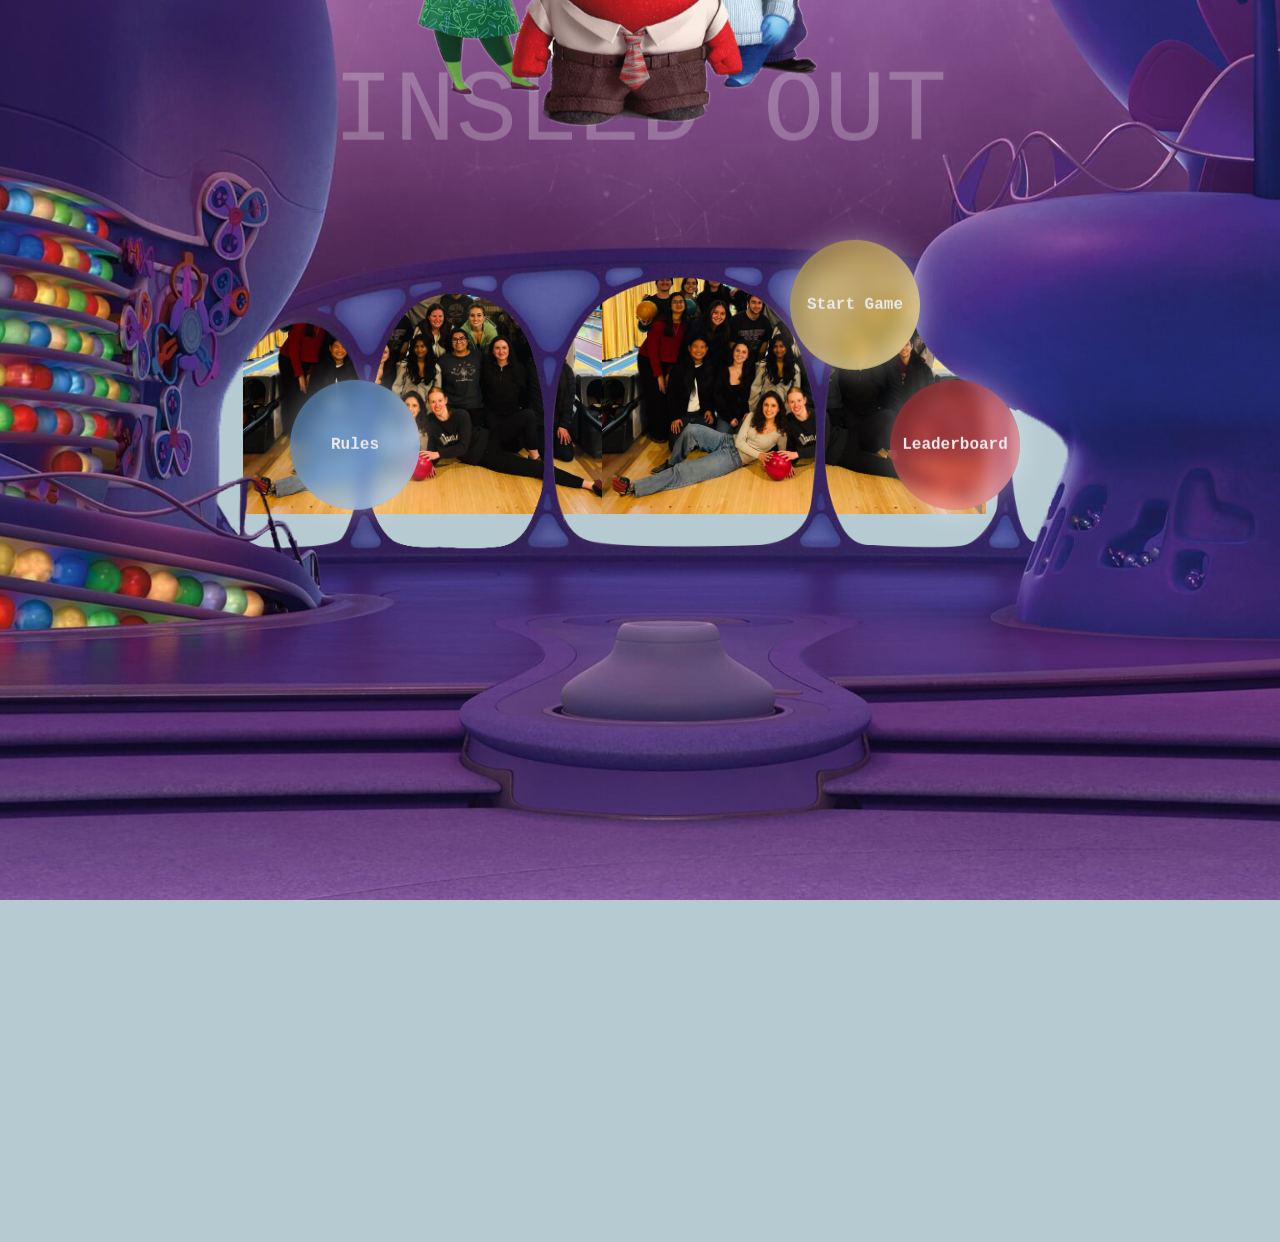
<file: index.html>
<!doctype html>
<html lang="en">
  <head>
    <meta charset="utf-8">
    <meta name="viewport" content="width=device-width, initial-scale=1">
    <meta http-equiv="refresh" content="0; url=./whack-a-emotion-website/homepage.html">
    <title>Whack-A-Mole: Inside Out Edition</title>
  </head>
  <body>
    <p><a href="./whack-a-emotion-website/homepage.html">Open Whack-A-Mole: Inside Out Edition</a></p>
  </body>
</html>
</file>
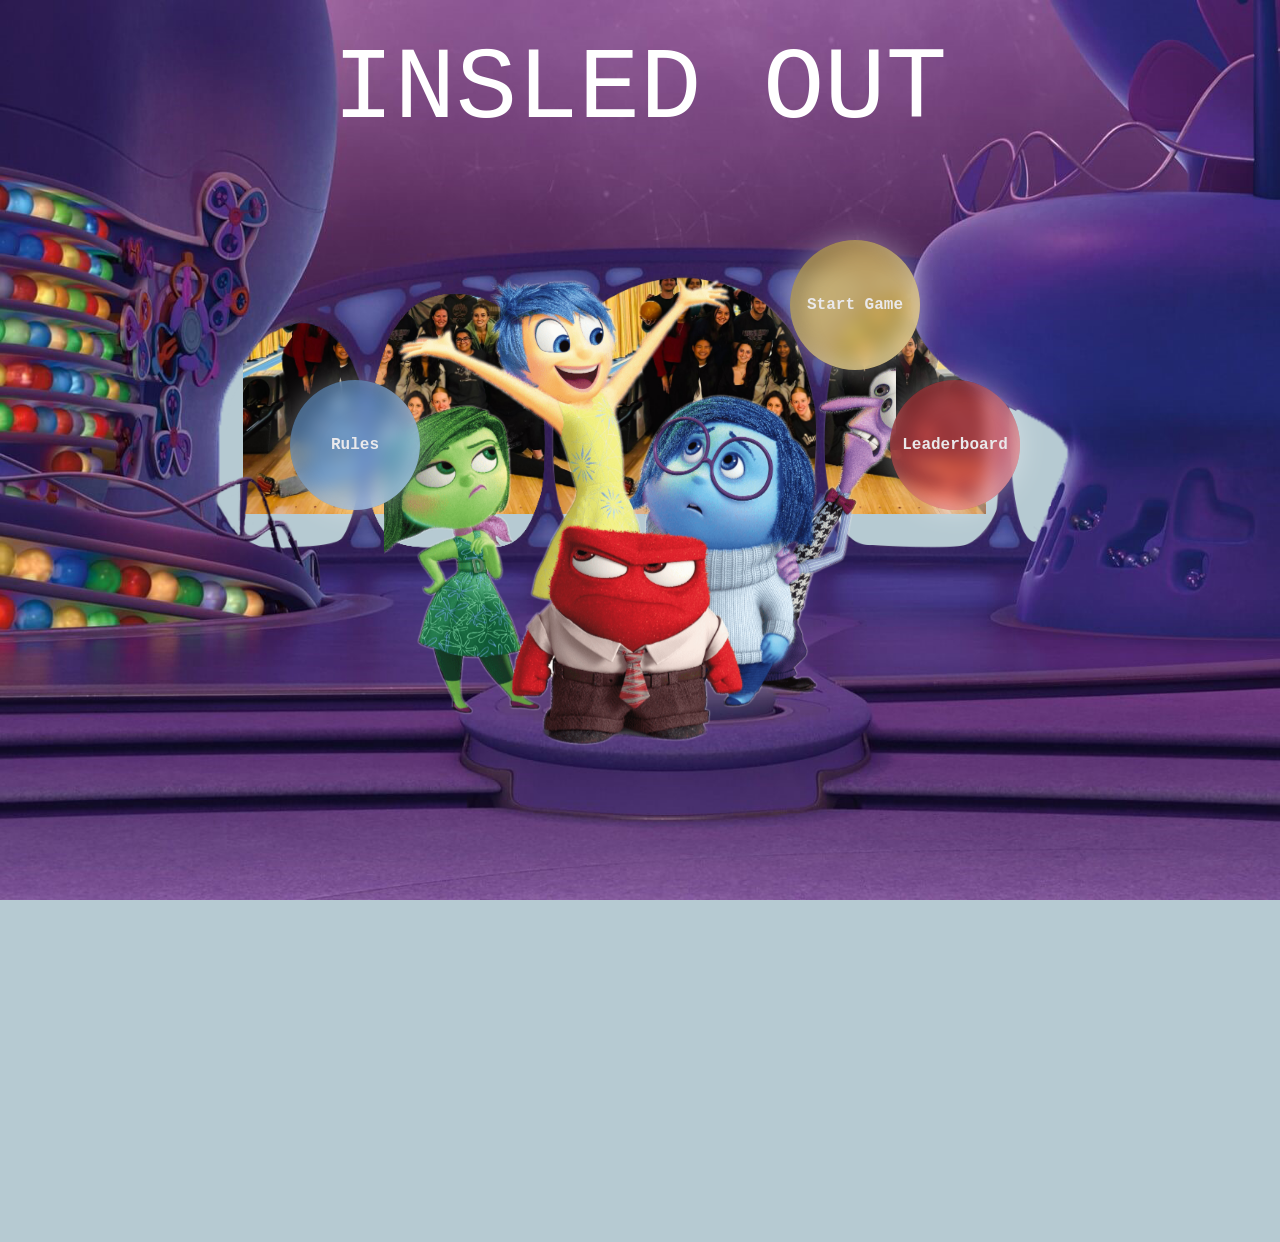
<file: whack-a-emotion-website/homepage.html>
<!DOCTYPE html> <!--tell browser it is html file-->
<html lang = "en"> <!--tell browser languahe used is english-->

    <head> <!--info abt the page-->
        <meta charset = "UTF-8"> <!--for correct display of all characters-->
        <meta name = "viewport" content = "width=device-width, initial-scale=1.0"> <!--to scale for mobile phones-->
        <link href="https://fonts.googleapis.com/css2?family=Bree+Serif&display=swap" rel="stylesheet"> <!--GOOGLE FONT FOR INSIDE OUT LOOK-->
        <link rel = "stylesheet" href = "homepage.css"> <!--connect css to html-->
        <title>InSLED Out: Whack a Emotion - Home</title>
    </head>

    <body> <!--everything user sees-->

        <div class="real_background left"></div>
        <div class="real_background right"></div>

        <!-- Home Page -->
        <section class = "home_page"> <!-- section: meaningful box which has a mojor role like the title-->

            <!-- Title section -->
            <section class = "letter_sec">
                <div>INSLED OUT</div>
            </section>

            <section class="character_out">
                <div class="five_character"></div> <!-- Image of all 5 emotions -->

                <!-- memory ball buttons-->
                 <div class="memory_buttons"> <!--div: is a box, id="": unique name for this box, class="": for styling and js logic-->

                    <!-- MEMORY BALL 1 -->
                    <div class="memory joy" onclick="startGame()"> Start Game </div> <!--onclick: run a js function when clicked, class: styling-->

                    <!-- MEMORY BALL 2 -->
                    <div class="memory sad" onclick="showRules()">Rules</div>

                    <!-- MEMORY BALL 3 -->
                    <div class="memory anger" onclick="showLeaderboard()">Leaderboard</div>
                 </div>
            </section>
        </section>
        <script src = "states.js"></script>
        <script src = "homepage.js"></script> <!--loads javascript after the page is loaded-->
    </body>
</html>
</file>
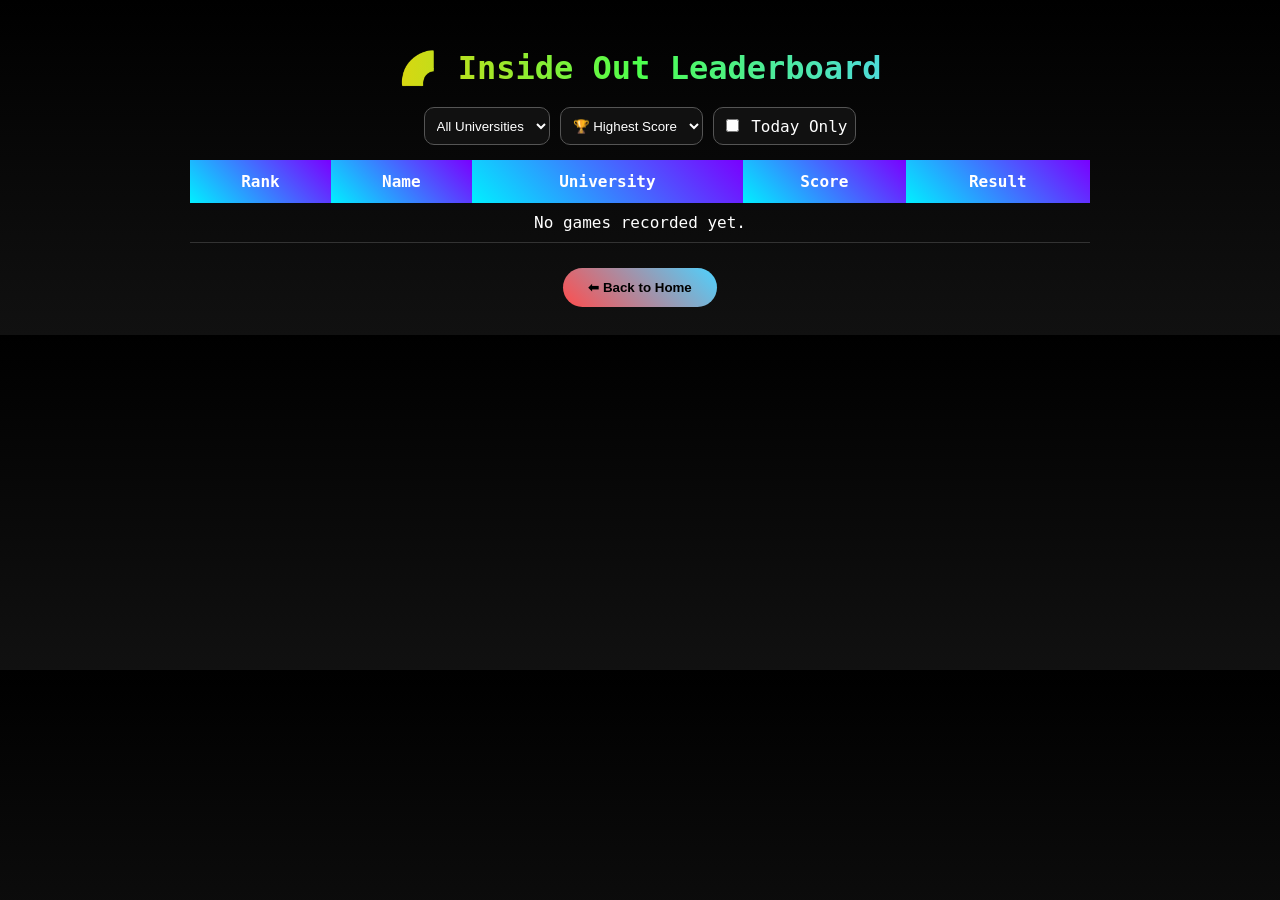
<file: whack-a-emotion-website/leaderboard.html>
<!DOCTYPE html>
<html lang="en">
<head>
  <meta charset="UTF-8">
  <meta name="viewport" content="width=device-width, initial-scale=1.0">
  <title>Leaderboard</title>

  <!-- Firebase scripts retained for backend restoration; standalone mode uses localStorage.
  <script src="https://www.gstatic.com/firebasejs/8.10.0/firebase-app.js"></script>
  <script src="https://www.gstatic.com/firebasejs/8.10.0/firebase-database.js"></script>
  -->

  <link rel="stylesheet" href="leaderboard.css">
</head>

<body>

  <h1>🌈 Inside Out Leaderboard</h1>

  <div class="filters">
    <select id="filter-uni"></select>

    <select id="filter-sort">
      <option value="score">🏆 Highest Score</option>
      <option value="time">🕒 Newest</option>
    </select>

    <label>
      <input type="checkbox" id="filter-today"> Today Only
    </label>
  </div>

  <table>
    <thead>
      <tr>
        <th>Rank</th>
        <th>Name</th>
        <th>University</th>
        <th>Score</th>
        <th>Result</th>
      </tr>
    </thead>

    <tbody id="table-body"></tbody>
  </table>

  <button onclick="goHome()">⬅ Back to Home</button>
  <script src = "states.js"></script>
  <!-- Previous cached script URL retained for reference: <script src="leaderboard.js"></script> -->
  <script src="leaderboard.js?mode=standalone"></script>
</body>
</html>
</file>
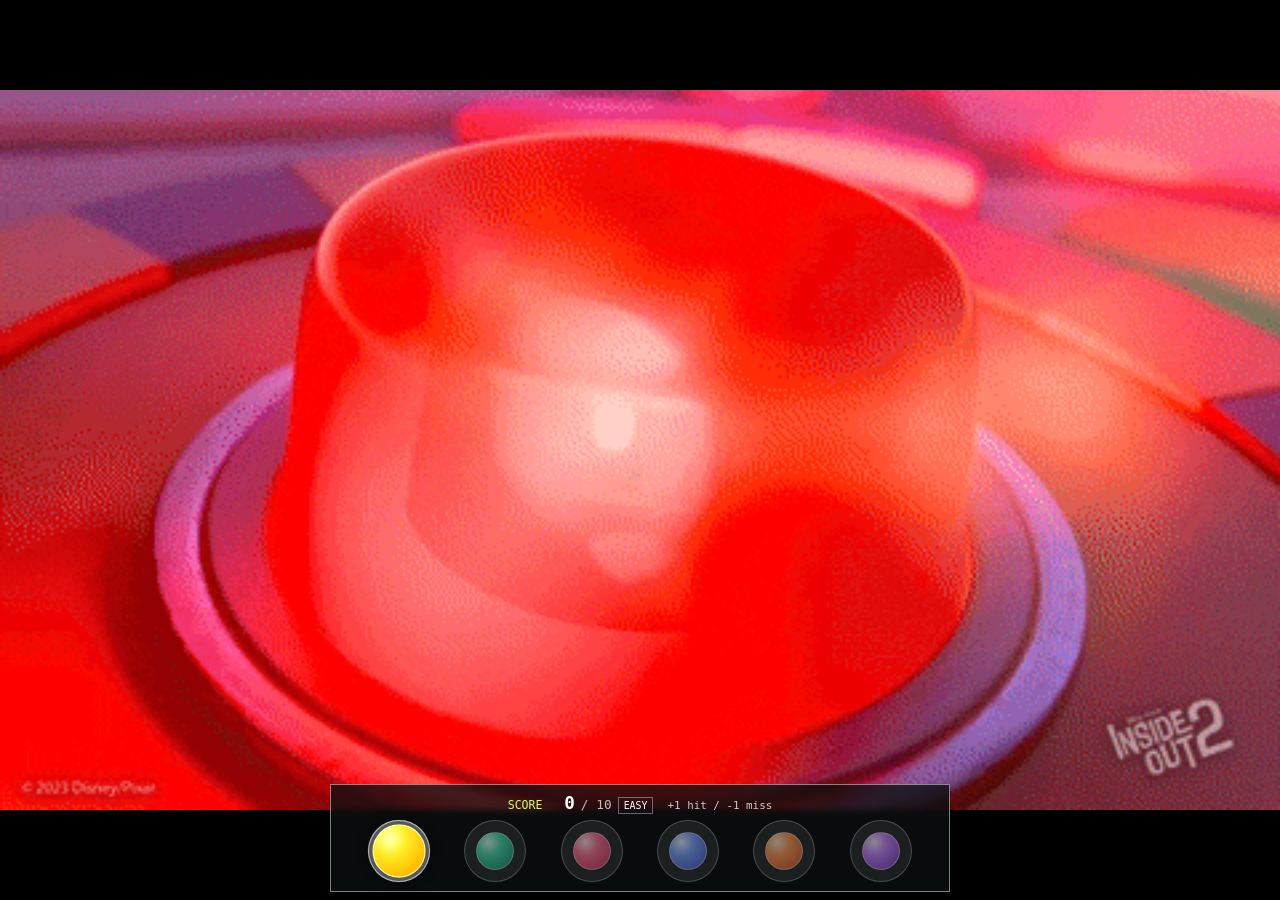
<file: whack-a-emotion-website/play.html>
<!DOCTYPE html>
<html lang="en">
<head>
  <meta charset="UTF-8">
  <meta name="viewport" content="width=device-width, initial-scale=1.0">
  <title>Inside Your Mind</title>
  <!-- Previous stylesheet URL retained for reference: <link rel="stylesheet" href="play.css?layout=color-balls-v1"> -->
  <link rel="stylesheet" href="play.css?layout=color-balls-v2">
</head>

<body>
  <div id="movie">

    <img data-src="play-once/1. alarm.gif" class="scene">
    <img data-src="play-once/2. together_alarm.gif" class="scene">
    <img data-src="play-once/3. anger get ready.gif" class="scene">
    <img data-src="play-once/4. anger prep.gif" class="scene">
    <img data-src="play-once/5. anger start.gif" class="scene">
    <img data-src="play-once/6. anger fire.gif" class="scene">
    <img data-src="play-once/7. disgust enter.gif" class="scene">
    <img data-src="play-once/8. disgust start.gif" class="scene">
    <img data-src="play-once/9. disgust panel.gif" class="scene">
    <img data-src="play-once/10. sadness coming in.gif" class="scene">
    <img data-src="play-once/11. fear trying out.gif" class="scene">
    <img data-src="play-once/12. fear-running.gif" class="scene">
    <img data-src="play-once/13. fear faint.gif" class="scene">
    <img data-src="play-once/14. AHHH.gif" class="scene">
    <section id="whack-game" aria-label="Whack-a-mole game">
      <div id="whack-score" aria-label="Current score and target">
        <span class="score-label">SCORE</span>
        <strong id="score-value">0</strong>
        <span class="score-target">/ 45</span>
        <span id="difficulty-label" class="difficulty-label">EASY</span>
        <span class="score-instructions">+1 hit / -1 miss</span>
      </div>
      <div class="ball-targets" aria-label="Six colorful ball targets">
        <button class="ball-target" type="button" data-hole="0" aria-label="Ball target 1, empty" aria-pressed="false"><span class="ball-gem" aria-hidden="true"></span></button>
        <button class="ball-target" type="button" data-hole="1" aria-label="Ball target 2, empty" aria-pressed="false"><span class="ball-gem" aria-hidden="true"></span></button>
        <button class="ball-target" type="button" data-hole="2" aria-label="Ball target 3, empty" aria-pressed="false"><span class="ball-gem" aria-hidden="true"></span></button>
        <button class="ball-target" type="button" data-hole="3" aria-label="Ball target 4, empty" aria-pressed="false"><span class="ball-gem" aria-hidden="true"></span></button>
        <button class="ball-target" type="button" data-hole="4" aria-label="Ball target 5, empty" aria-pressed="false"><span class="ball-gem" aria-hidden="true"></span></button>
        <button class="ball-target" type="button" data-hole="5" aria-label="Ball target 6, empty" aria-pressed="false"><span class="ball-gem" aria-hidden="true"></span></button>
      </div>
      <span id="game-status" class="visually-hidden" aria-live="polite"></span>
    </section>
</div>
  <script src="states.js"></script>
  <!-- Previous script URL retained for reference: <script src="play.js?mode=color-balls-v5"></script> -->
  <!-- Previous difficulty script retained for reference: <script src="play.js?mode=difficulty-v4"></script> -->
  <script src="play.js?mode=difficulty-v5"></script>
</html>
</file>
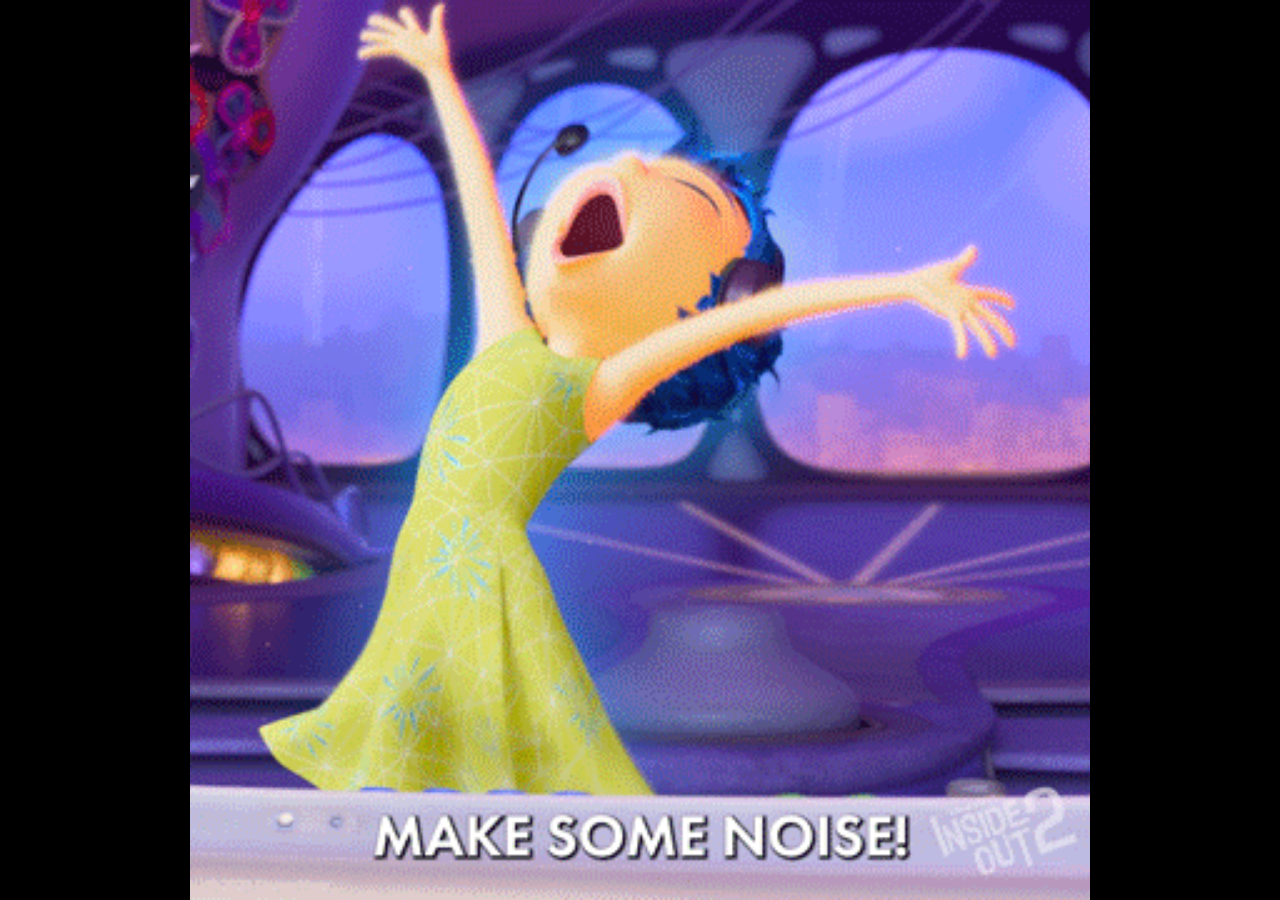
<file: whack-a-emotion-website/result.html>
<!DOCTYPE html>
<html lang="en">
<head>
  <meta charset="UTF-8">
  <meta name="viewport" content="width=device-width, initial-scale=1.0">
  <title>Game Result</title>
  <link rel="stylesheet" href="result.css">
</head>

<body>
  <div id="result-container">
    <!-- GIFs will be entered by JS -->
  </div>
  <script src="states.js"></script>
  <!-- Standalone demo mode: result.js uses the outcome selected in play.js. -->
  <!-- Duplicate states.js reference retained but disabled in demo mode: <script src="states.js"></script> -->
  <!-- Duplicate states.js reference retained but disabled in demo mode: <script src="states.js"></script> -->
  <!-- ESP32 integration retained but disabled for demo: <script src="esp.js"></script> -->
  <!-- Previous script URL retained for reference: <script src="result.js"></script> -->
  <script src="result.js?mode=standalone"></script>
</body>
</html>
</file>
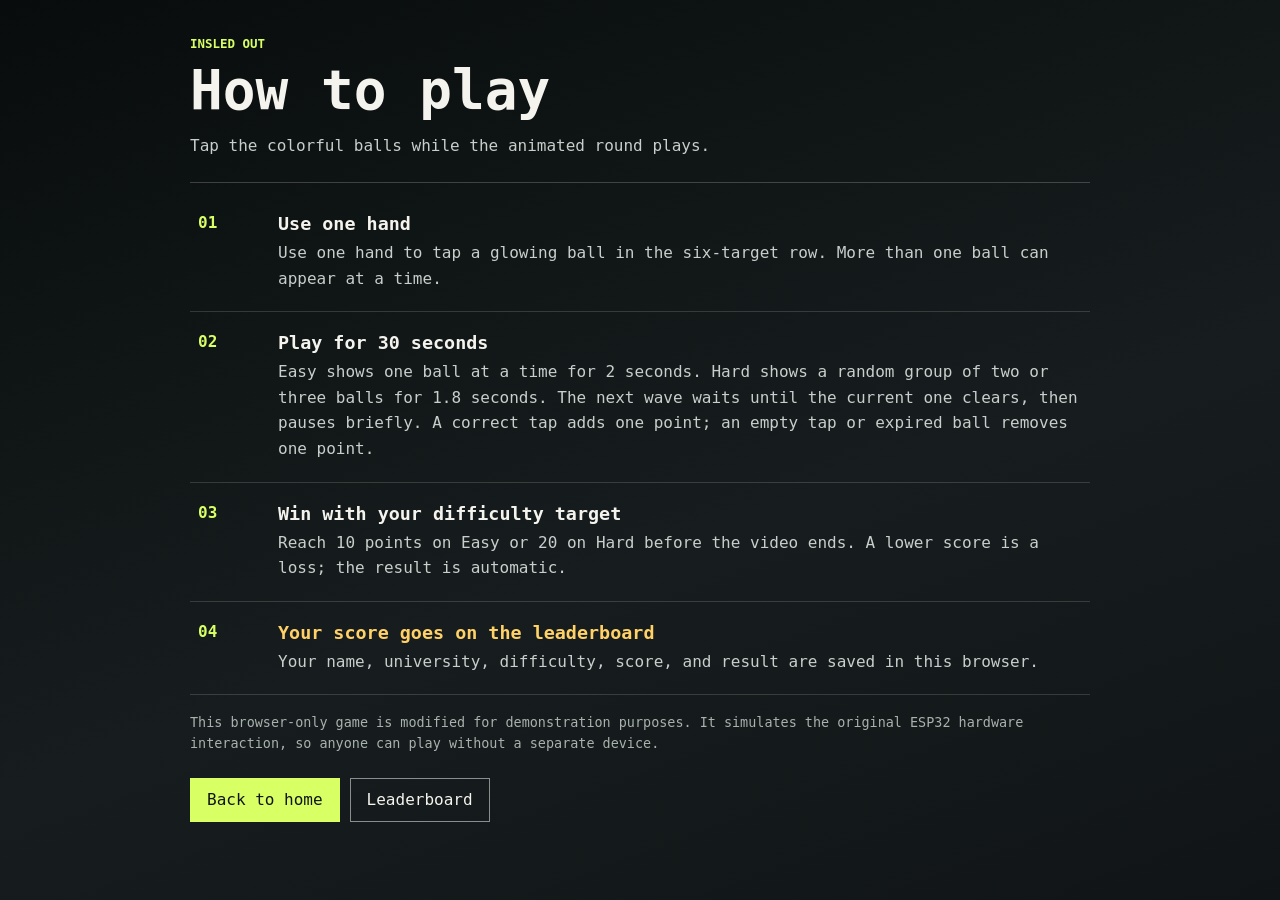
<file: whack-a-emotion-website/rules.html>
<!DOCTYPE html>
<html lang="en">
<head>
	<meta charset="UTF-8">
	<meta name="viewport" content="width=device-width, initial-scale=1.0">
	<title>How to Play | Inside Your Mind</title>
	<link rel="stylesheet" href="rules.css">
</head>
<body>
	<main class="rules-page">
		<header class="rules-header">
			<p class="eyebrow">INSLED OUT</p>
			<h1>How to play</h1>
			<p class="intro">Tap the colorful balls while the animated round plays.</p>
		</header>

		<section class="rules-table" aria-label="Game rules">
			<div class="rule-row">
				<span class="rule-number">01</span>
				<div>
					<h2>Use one hand</h2>
					<p>Use one hand to tap a glowing ball in the six-target row. More than one ball can appear at a time.</p>
				</div>
			</div>
			<div class="rule-row">
				<span class="rule-number">02</span>
				<div>
					<h2>Play for 30 seconds</h2>
					<p>Easy shows one ball at a time for 2 seconds. Hard shows a random group of two or three balls for 1.8 seconds. The next wave waits until the current one clears, then pauses briefly. A correct tap adds one point; an empty tap or expired ball removes one point.</p>
				</div>
			</div>
			<div class="rule-row">
				<span class="rule-number">03</span>
				<div>
					<h2>Win with your difficulty target</h2>
					<p>Reach 10 points on Easy or 20 on Hard before the video ends. A lower score is a loss; the result is automatic.</p>
				</div>
			</div>
			<div class="rule-row prize-row">
				<span class="rule-number">04</span>
				<div>
					<h2>Your score goes on the leaderboard</h2>
					<p>Your name, university, difficulty, score, and result are saved in this browser.</p>
				</div>
			</div>
		</section>

		<p class="demo-note">This browser-only game is modified for demonstration purposes. It simulates the original ESP32 hardware interaction, so anyone can play without a separate device.</p>
		<!-- Previous prize rule retained but retired from the simulation: <h2>Take home the Bing Bong Trophy</h2> -->
		<nav class="rules-actions" aria-label="Rules navigation">
			<button type="button" onclick="setState(STATES.IDLE)">Back to home</button>
			<button type="button" class="secondary" onclick="setState(STATES.LEADERBOARD)">Leaderboard</button>
		</nav>
	</main>
	<script src="states.js"></script>
</body>
</html>
</file>
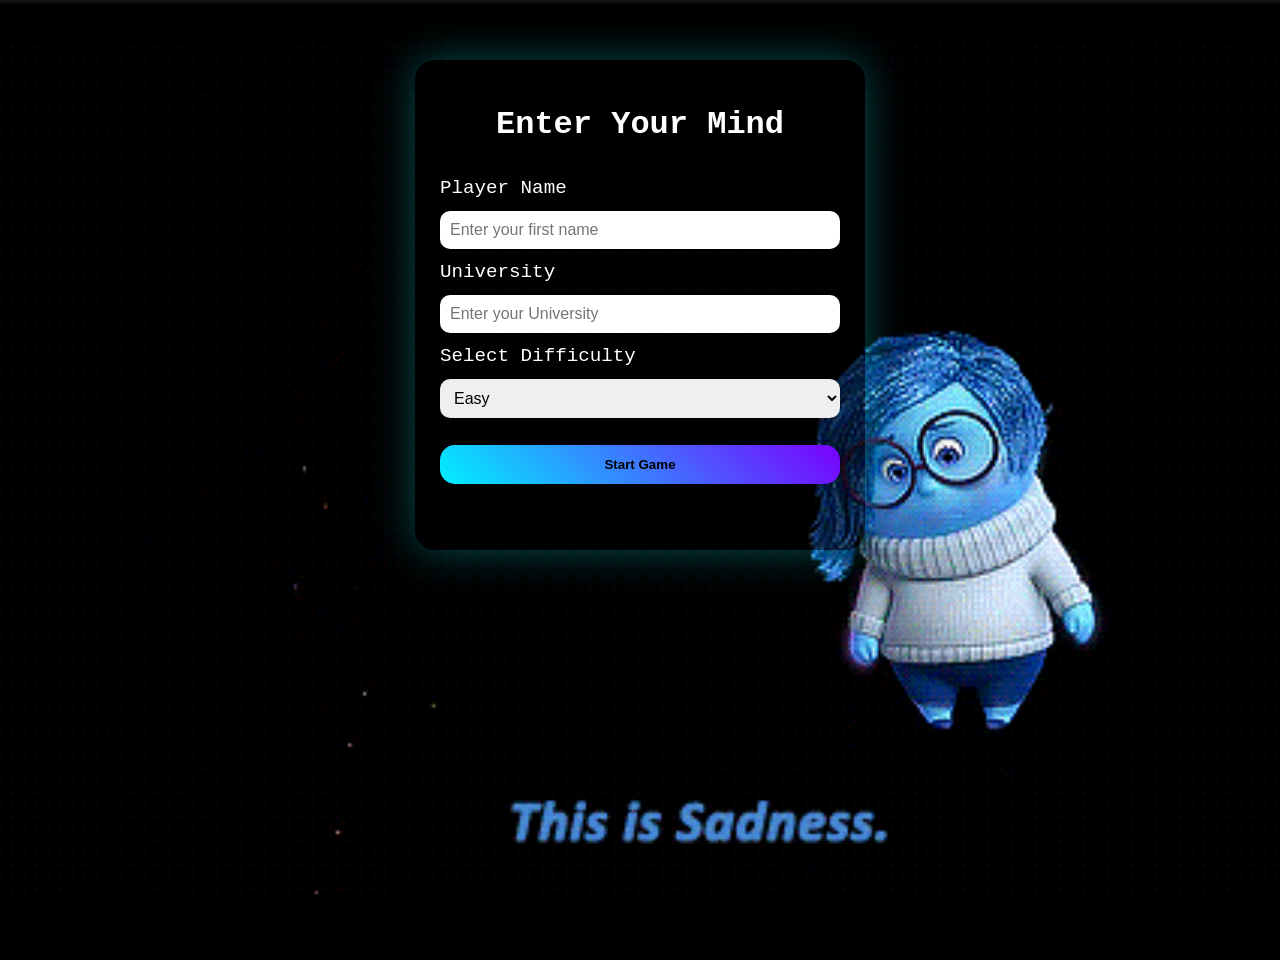
<file: whack-a-emotion-website/signin.html>
<!DOCTYPE html>
<html lang="en">
<head>
    <meta name="viewport" content="width=device-width, initial-scale=1.0">
    <title>Player Sign In</title>
    <link rel="stylesheet" href="signin.css">
</head>

<body>
    <div class="signin-container">
        <div class="background"></div>
        <div class="card"> <!--all user interactive elements are stored under this container-->
            <h1>Enter Your Mind</h1>
            <label>Player Name</label> <!--label: is for form control like input, checkbox, dropdown-->
            <input type="text" id="playerName" placeHolder="Enter your first name">

            <label>University</label>
            <input type="text" id="playerUni" placeHolder="Enter your University">

            <label>Select Difficulty</label> 
            <select id="difficulty"> <!--for drop down menu to select from-->
                <option value="EASY">Easy</option>
                <option value="HARD">Hard</option>
            </select>

            <button onclick="startGame()">Start Game</button>

            <p id="error"></p> <!--p: means paragraph, this is error message if something is not filled-->
        </div>
    </div>
    <script src="states.js"></script>
    <script src="signin.js"></script>
</body>
</html>
</file>
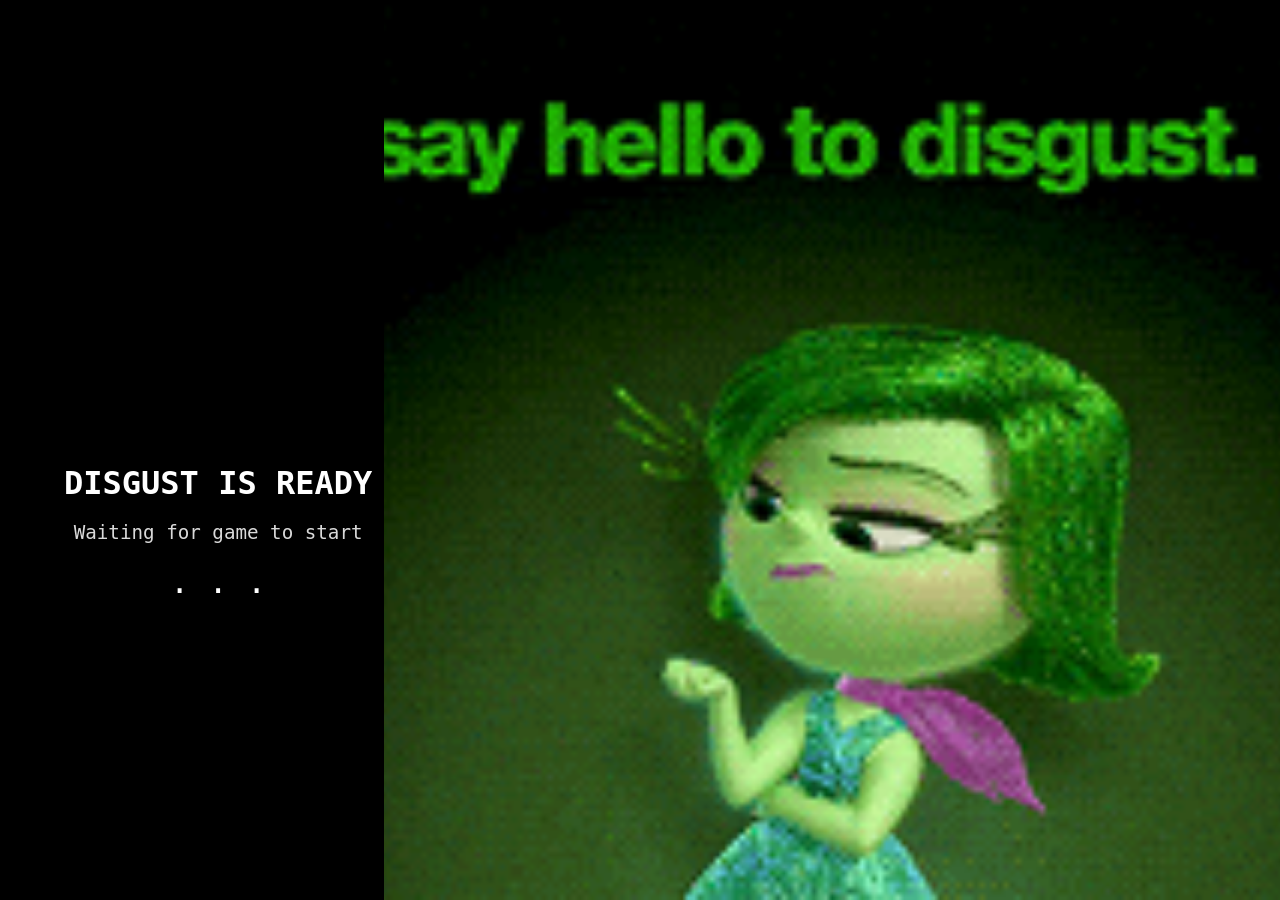
<file: whack-a-emotion-website/waiting.html>
<!DOCTYPE html>
<html lang="en">
<head>
  <!-- Makes page scale correctly on phones -->
  <meta name="viewport" content="width=device-width, initial-scale=1.0">
  <title>Waiting for Game</title>
  <link rel="stylesheet" href="waiting.css">
</head>

<body>

  <div class="waiting-container">
    <div class="background"></div>

    <!-- Shows text + loading animation.-->
    <div class="content">
      <h1>DISGUST IS READY</h1>
      <p class="status">Waiting for game to start </p>

      <!-- animated dots -->
      <div class="dots">
        <span> . </span> <span> . </span><span> . </span>
      </div>
    </div>

  </div>
  <script src="states.js"></script>
  <!-- Standalone demo mode: waiting.js starts the game without an ESP32. -->
  <!-- Duplicate states.js reference retained but disabled in demo mode: <script src="states.js"></script> -->
  <!-- ESP32 integration retained but disabled for demo: <script src="esp.js"></script> -->
  <script src="waiting.js"></script>
  

</body>

</html>
</file>
<file: whack-a-emotion-website/homepage.css>
*{ /* --(*)means apply to everything on the page */

    box-sizing: border-box;
}

    body {
        margin: 0; /* Remove white borders */
        width: 100vw; /* 100% of screen width, vw = viewport width (screen width) */
        height: 100vh; /* 100% of screen height vh = viewport height (screen height) */
        overflow: hidden; /* hide anything outside the screen */
        background: rgb(182, 202, 210);
        font-family: 'Andale Mono', monospace;
    }

    /* Background */

    .real_background {
        position: absolute; /* absolute: means remove from normal flow of arrangement */
        width: 30vw; /* 30% of screen width to match window size*/      
        height: 110vh; /* taller than screen to match window size*/          
        top: 83%;
        transform: translate(-50%, -50%);
        background-image: url("Window.jpeg");
        background-repeat: repeat-x; /*repeats image side by side- horizontally */
        background-position: 0 0; 
        background-size: contain; /* entire image no cropping  */

        animation: scrollWindow 120s linear infinite; 
        z-index: 0; /* behind everything else */          
    }

    .real_background.right {
        left: 62%;          
    }

    .real_background.left {
        left: 34%;          
    }

    /* Animation definition */
    @keyframes scrollWindow {
        from {
            background-position: 0 0;
        }
        to {
            background-position: -2000px 0;
        }
    }

    /* Home Page (.) represents a class*/
    .home_page{
        position: relative;  
        width: 100vw;
        height: 100vh;
        background: url("background.png") no-repeat center/cover;
        z-index: 2;
    }

    /* title */
    .letter_sec {
    display: flex; /* Arrang in a row */
    justify-content: center; /* Center horizontally */
    align-items: center; /* Center vertically */
    gap: 0.5vw; /* Space between letters */
    height: 20vh;
    z-index: 3;
    }

    .letter_sec div { /* title text */
        color: white;
        font-size: 8vw; /* vw scales with screen */
        animation: fadeUp 1.5s ease forwards;
    }

    /* Fade + move animation */
    @keyframes fadeUp {
        from {
            opacity: 0;
            transform: translateY(30px);
        }
        to {
            opacity: 1;
            transform: translateY(0);
        }
    }

    /* characters */
    
    .character_out {
        position: relative;
        height: 78vh;
    }

    .five_character { /* Five emotions image */
        width: 40vw;
        height: 70vh;
        margin: auto;

        background: url("together.png") no-repeat center/cover;
        transform: translateY(-120%);
        animation: dropCharacters 1.8s ease forwards; /* Drop animation */
    }

    @keyframes dropCharacters {
        to {
            transform: translateY(0);
        }
    }

    /* memory balls */
    .memory_buttons {
        position: absolute; /* remove element from normal doc flow and position at specific location */
        top: 20%;
        left: 50%;
        transform: translateX(-50%);
        width:500px;
        height:250px;
        pointer-events:none;
    }

    /* Base style for all balls */
    .memory {
        position: absolute;
        width: 130px;
        height: 130px;
        border-radius: 50%; /* Makes circle */
        color: white;

        display: flex; /* Center text */
        align-items: center;
        justify-content: center;

        font-weight: bold;
        text-align: center;
        cursor: pointer;
        pointer-events: auto;

        /* Glass effect */
        background: rgba(255, 255, 255, 0.25);
        backdrop-filter: blur(8px);

        /* shine */
        box-shadow:inset -10px -10px 20px rgba(255,255,255,0.3), inset 10px 10px 20px rgba(0,0,0,0.2), 0 0 30px rgba(255,255,255,0.4);
        animation: float 6s ease-in-out infinite;
    }

    /* semi circle positions */
    .memory.joy{
        left: 80%;
        top: -80px;
        background:rgba(228, 196, 101, 0.763);
        color:  #eae9eb;
    }

    .memory.sad{
        left: -20%;
        top: 60px;
        
        background: rgba(123, 179, 240, 0.701);
        color:    #eae9eb;
    }

    .memory.anger{
        left: 100%;
        top: 60px;
        background: rgba(234, 79, 86, 0.635);
        color:  #eae9eb;
    }

    /* Float animation */
    @keyframes float {
        0% {transform: translateY(0);}
        50% {transform: translateY(-15px);}
        100% {transform: translateY(0);}
    }

    /* Hover effect */
    .memory:hover {
        scale: 1.1;
    }
</file>
<file: whack-a-emotion-website/leaderboard.css>
body {
  background: linear-gradient(180deg, #000, #111);
  color: white;
  font-family: 'Andale Mono', monospace;
  padding: 20px;
  text-align: center;
}

h1 {
  margin-bottom: 20px;
  background: linear-gradient(90deg,
    #ff4d4d,
    #ffcc00,
    #4dff4d,
    #4dd2ff,
    #b84dff
  );
  -webkit-background-clip: text;
  -webkit-text-fill-color: transparent;
}

.filters {
  display: flex;
  justify-content: center;
  gap: 10px;
  margin-bottom: 15px;
  flex-wrap: wrap;
}

select, label {
  padding: 8px;
  border-radius: 10px;
  background: #111;
  color: white;
  border: 1px solid #555;
}

table {
  width: 100%;
  max-width: 900px;
  margin: auto;
  border-collapse: collapse;
}

th {
  background: linear-gradient(45deg, #00f0ff, #7a00ff);
  padding: 12px;
}

td {
  padding: 10px;
  border-bottom: 1px solid #333;
}

tr.win {
  background: rgba(0,255,0,0.15);
}

tr.lose {
  background: rgba(255,0,0,0.15);
}

tr.close {
  background: rgba(255,165,0,0.25);
}

button {
  margin-top: 25px;
  padding: 12px 25px;
  border-radius: 20px;
  border: none;
  font-weight: bold;
  background: linear-gradient(45deg, #ff4d4d, #4dd2ff);
  cursor: pointer;
}
</file>
<file: whack-a-emotion-website/play.css>
* {
  margin: 0;
  padding: 0;
  box-sizing: border-box;
}

body {
  width: 100vw;
  height: var(--vh);
  background: black;
  overflow: hidden;
}

#movie {
  position: relative;
  width: 100%;
  height: 100%;
}

/* one scene visible at a time*/
.scene {
  position: absolute;
  inset: 0;               
  width: 100%;
  height: 100%;
  object-fit: contain;  
  background:black;    
  opacity: 0;/* hidden by default */
  transition: opacity 1.0s ease-in-out;
}

.scene.active {
  opacity: 1;
}

/* Standalone demo mode: style the local outcome prompt shown after the movie. */
/* Keep the choices in a compact overlay so the movie stays visible and plays. */
#outcome-prompt {
  position: fixed;
  z-index: 2;
  top: 8px;
  left: 0;
  right: 0;
  display: grid;
  justify-items: center;
  padding: 0 8px;
  pointer-events: none;
  color: #fff;
  font-family: 'Andale Mono', monospace;
}

.outcome-panel {
  display: flex;
  flex-wrap: wrap;
  align-items: center;
  justify-content: center;
  gap: 7px;
  width: fit-content;
  max-width: 100%;
  padding: 6px 9px;
  border: 1px solid rgba(255, 255, 255, 0.55);
  background: rgba(18, 18, 18, 0.58);
  backdrop-filter: blur(3px);
  pointer-events: auto;
}

.outcome-panel h1 {
  margin: 0;
  font-size: 0.8rem;
  font-weight: 500;
}

.outcome-options {
  display: flex;
  flex-wrap: wrap;
  justify-content: center;
  gap: 5px;
  margin: 0;
}

.outcome-options button {
  min-height: 30px;
  padding: 5px 8px;
  border: 1px solid rgba(255, 255, 255, 0.75);
  background: rgba(255, 255, 255, 0.92);
  color: #111;
  font: inherit;
  font-size: 0.75rem;
  cursor: pointer;
}

.outcome-options button:hover,
.outcome-options button:focus-visible {
  background: #d8ff64;
  outline: 2px solid #d8ff64;
  outline-offset: 2px;
}

@media (max-width: 480px) {
  .outcome-panel {
    gap: 5px;
    padding: 5px 6px;
  }

  .outcome-options {
    gap: 4px;
  }

  .outcome-options button {
    min-height: 28px;
    padding: 4px 6px;
    font-size: 0.68rem;
  }
}

/* Standalone game controls: a compact bottom strip keeps the movie visible. */
#whack-game {
  position: fixed;
  z-index: 3;
  right: 0;
  bottom: max(8px, env(safe-area-inset-bottom));
  left: 0;
  display: grid;
  grid-template-columns: 1fr;
  gap: 6px;
  width: min(calc(100vw - 24px), 620px);
  margin: 0 auto;
  padding: 8px 12px 9px;
  border: 1px solid rgba(255, 255, 255, 0.48);
  background: rgba(12, 16, 17, 0.78);
  color: #fff;
  font-family: 'Andale Mono', monospace;
  pointer-events: none;
  backdrop-filter: blur(3px);
}

#whack-score {
  display: flex;
  align-items: baseline;
  justify-content: center;
  gap: 6px;
  min-width: 0;
  font-size: 0.8rem;
  white-space: nowrap;
}

.score-label {
  color: #d8ff64;
  font-size: 0.72rem;
}

#score-value {
  min-width: 1.5em;
  font-size: 1.1rem;
  text-align: right;
}

.score-target {
  color: rgba(255, 255, 255, 0.72);
}

.difficulty-label {
  padding: 2px 5px;
  border: 1px solid rgba(255, 255, 255, 0.38);
  color: #fff;
  font-size: 0.62rem;
}

.score-instructions {
  margin-left: 8px;
  color: rgba(255, 255, 255, 0.78);
  font-size: 0.68rem;
}

#whack-score.score-target-reached #score-value {
  color: #d8ff64;
}

.ball-targets {
  display: grid;
  grid-template-columns: repeat(6, minmax(0, 1fr));
  align-items: center;
  justify-items: center;
  gap: clamp(6px, 2vw, 18px);
  width: min(100%, 560px);
  margin: 0 auto;
  pointer-events: auto;
}

.ball-target {
  display: grid;
  place-items: center;
  width: clamp(42px, 8vw, 62px);
  aspect-ratio: 1;
  padding: 0;
  border: 1px solid rgba(255, 255, 255, 0.2);
  border-radius: 50%;
  background: rgba(255, 255, 255, 0.08);
  cursor: pointer;
  touch-action: manipulation;
}

.ball-gem {
  display: block;
  width: clamp(32px, 6vw, 46px);
  aspect-ratio: 1;
  border: 1px solid rgba(255, 255, 255, 0.6);
  border-radius: 50%;
  opacity: 0.52;
  transform: scale(0.82);
  transition: opacity 140ms ease, transform 180ms ease, filter 180ms ease, box-shadow 180ms ease;
}

.ball-target:nth-child(1) .ball-gem {
  background: radial-gradient(circle at 32% 26%, #fff3b0 0, #ffd23f 33%, #d89005 100%);
}

.ball-target:nth-child(2) .ball-gem {
  background: radial-gradient(circle at 32% 26%, #d7fff0 0, #39d9a7 35%, #098269 100%);
}

.ball-target:nth-child(3) .ball-gem {
  background: radial-gradient(circle at 32% 26%, #ffe0e8 0, #ff678d 35%, #bd2858 100%);
}

.ball-target:nth-child(4) .ball-gem {
  background: radial-gradient(circle at 32% 26%, #e5eeff 0, #729cff 35%, #374dc1 100%);
}

.ball-target:nth-child(5) .ball-gem {
  background: radial-gradient(circle at 32% 26%, #ffe1cb 0, #ff914d 35%, #c74a21 100%);
}

.ball-target:nth-child(6) .ball-gem {
  background: radial-gradient(circle at 32% 26%, #f3e4ff 0, #be7aff 35%, #7133b4 100%);
}

.ball-target.ball-active {
  border-color: rgba(255, 255, 255, 0.85);
  background: rgba(255, 255, 255, 0.16);
}

.ball-target.ball-active .ball-gem {
  opacity: 1;
  filter: saturate(1.2) brightness(1.12);
  transform: scale(1.16);
  box-shadow: 0 0 0 4px rgba(255, 255, 255, 0.22), 0 0 22px currentColor;
}

.ball-target:focus-visible {
  outline: 2px solid #fff;
  outline-offset: 2px;
}

.visually-hidden {
  position: absolute;
  width: 1px;
  height: 1px;
  overflow: hidden;
  clip: rect(0, 0, 0, 0);
  white-space: nowrap;
  clip-path: inset(50%);
}

@media (max-width: 360px) {
  #whack-game {
    gap: 5px;
    padding: 7px 8px 8px;
  }

  #whack-score {
    gap: 4px;
    font-size: 0.72rem;
  }

  .score-instructions {
    margin-left: 3px;
    font-size: 0.62rem;
  }

  .difficulty-label {
    font-size: 0.56rem;
  }

  .ball-target {
    width: 38px;
  }

  .ball-gem {
    width: 30px;
  }
}
</file>
<file: whack-a-emotion-website/result.css>
/* -------- GLOBAL RESET -------- */
* {
  margin: 0;
  padding: 0;
  box-sizing: border-box;
}

/* -------- BODY -------- */
body {
  background: black;
  width: 100vw;
  height: var(--vh);
  overflow: hidden;
  font-family: 'Andale Mono', monospace;
}

/* -------- MAIN CONTAINER -------- */
#result-container {
  position: fixed;
  inset: 0;
  width: 100%;
  height: 100%;
  background: black;
}

/* -------- GIF SCENES -------- */
.scene {
  position: absolute;
  inset: 0;
  width: 100%;
  height: 100%;

  object-fit: contain; /* prevents cropping on phone */
  background: black;

  opacity: 0;
  transition: opacity 1s ease-in-out;
}

/* Visible GIF */
.scene.active {
  opacity: 1;
}
</file>
<file: whack-a-emotion-website/rules.css>
* {
  box-sizing: border-box;
}

body {
  min-height: 100vh;
  margin: 0;
  padding: 28px;
  background: linear-gradient(160deg, #080c0d, #171d1e 58%, #101416);
  color: #f4f3ed;
  font-family: 'Andale Mono', monospace;
}

.rules-page {
  width: min(100%, 900px);
  margin: 0 auto;
}

.rules-header {
  padding: 8px 0 24px;
  border-bottom: 1px solid rgba(255, 255, 255, 0.2);
}

.eyebrow {
  margin: 0 0 8px;
  color: #d8ff64;
  font-size: 0.78rem;
  font-weight: bold;
}

h1 {
  margin: 0;
  font-size: clamp(2rem, 6vw, 3.4rem);
}

.intro {
  margin: 12px 0 0;
  color: #c8cecb;
  line-height: 1.5;
}

.rules-table {
  margin-top: 10px;
}

.rule-row {
  display: grid;
  grid-template-columns: 64px minmax(0, 1fr);
  gap: 16px;
  align-items: start;
  padding: 20px 8px;
  border-bottom: 1px solid rgba(255, 255, 255, 0.15);
}

.rule-number {
  color: #d8ff64;
  font-size: 1rem;
  font-weight: bold;
}

.rule-row h2 {
  margin: 0 0 6px;
  font-size: 1.15rem;
}

.rule-row p {
  margin: 0;
  color: #c8cecb;
  line-height: 1.6;
}

.prize-row h2 {
  color: #ffd166;
}

.demo-note {
  margin: 18px 0 0;
  color: #a9b1ad;
  font-size: 0.84rem;
  line-height: 1.5;
}

.rules-actions {
  display: flex;
  flex-wrap: wrap;
  gap: 10px;
  margin-top: 24px;
}

.rules-actions button {
  min-height: 44px;
  padding: 10px 16px;
  border: 1px solid #d8ff64;
  background: #d8ff64;
  color: #101416;
  font: inherit;
  cursor: pointer;
}

.rules-actions .secondary {
  border-color: rgba(255, 255, 255, 0.5);
  background: transparent;
  color: #f4f3ed;
}

.rules-actions button:focus-visible {
  outline: 2px solid #fff;
  outline-offset: 3px;
}

@media (max-width: 520px) {
  body {
    padding: 20px 16px;
  }

  .rule-row {
    grid-template-columns: 36px minmax(0, 1fr);
    gap: 10px;
    padding: 17px 2px;
  }
}
</file>
<file: whack-a-emotion-website/signin.css>
body {
  margin: 0; /*remove default spacing*/
  height: 100vh; /*full screen height */
  background: black;
  font-family: 'Andale Mono', monospace;
  overflow-y: auto;  /* allow vertical scrolling */
  overflow-x: hidden; /* no sideways scroll */
}

.signin-container { /* . to apply style to element with class="signin-container" */
  position: relative; /*relative: normal layout*/
  width: 100%;
  height: 100%;
}

.background {
  position: fixed; /*absolute: removes element from normal document flow*/
  inset: 0; /*Top,right,bottom,left = 0 : stretches to all screen edges*/
  background: url("meet_characters.gif") center / cover no-repeat;
  z-index: -1;
}

.card{
  position: relative; /* participate in page flow */
  margin: 60px auto; /* centers horizontally + adds top spacing */

  width: 90%;
  max-width: 400px;

  /* for easy better scalling based on screen size */
  width: 90%;
  max-width: 400px; 

  background: rgba(0, 0, 0, 0.406);
  padding:25px; /*space inside card*/
  border-radius:20px;
  box-shadow: 0 0 40px rgba(0, 255, 255, 0.3); /* x-offset y-offset blur color*/
  color: white;
  display: flex; /* for allignment of labels*/
  flex-direction: column; /* column: vertical stack */
  gap:12px;
  animation: fadeIn 1.2s ease;
}

@keyframes fadeIn{
  from{
    opacity: 0;
    transform: translateY(20px);
  }
  to {
    opacity:1;
    transform: translateY(0);
  }
}

h1{text-align:center;}

label {
  font-size:1.2rem; /*Relative to root font size*/
}

input, select{
  padding: 10px;
  border-radius: 10px;
  border:none;
  font-size: 1rem;
}

button{
  margin-top: 15px;
  padding:12px;
  border-radius: 15px;
  border:none;
  background: linear-gradient(45deg, #00f0ff, #7a00ff);
  font-weight: bold;
  color: black;
  cursor:pointer; /* changes cursor to a pointing hand */
  transition:transform 0.2s;
}

button:hover {
  transform: scale(1.05); /*grow button when cursor hovers*/
}

#error {  /* # to apply style to element with id="error" */
  color: red;
  text-align: center;
  font-size: 0.9rem;
}

/* these changes only apply when screen is smaller so it works better on mobile phones */
@media (orientation: landscape) and (max-width: 600px) {
  .card {
    max-height: 85vh;   /* Card never taller than screen */
    overflow-y: auto;   /* Scroll ONLY inside card */
  }
}
</file>
<file: whack-a-emotion-website/waiting.css>
body {
  margin: 0;/* Remove default browser spacing */
  height: 100vh;/* Full screen height */
  background: black;
  font-family: 'Andale Mono', monospace;
  overflow: hidden;/* No scrolling */
}

.waiting-container {
  position: relative;        
  width: 100%;
  height: 100%;
  display: flex;
  align-items: center;
  justify-content: space-between;
}

.background {
  position: absolute;/* Remove from normal layout */
  width: 70vw;
  height: 100vh;
  right:0;
  background: url("Waiting_disgust.gif") center / cover no-repeat;

}

.content {
  position: relative;
  margin-left: 5vw;
  max-width: 360px;
  top: 8%;
  text-align: center;
  color: white;
}

h1 {
  margin-bottom: 10px;
  font-size: 2rem;
}

/* Status text */
.status {
  font-size: 1.2rem;
  opacity: 0.85;
}

.dots span {
  font-size: 2rem;
  animation: blink 1.5s infinite;
}

/* Delay each dot */
.dots span:nth-child(2) {
  animation-delay: 0.2s;
}
.dots span:nth-child(3) {
  animation-delay: 0.4s;
}
@keyframes blink {
  0% { opacity: 0.2; }
  50% { opacity: 1; }
  100% { opacity: 0.2; }
}

@media (orientation: landscape) and (max-height: 500px) {
  .content {
    padding: 20px;
    font-size: 0.9rem;
  }
}
</file>
